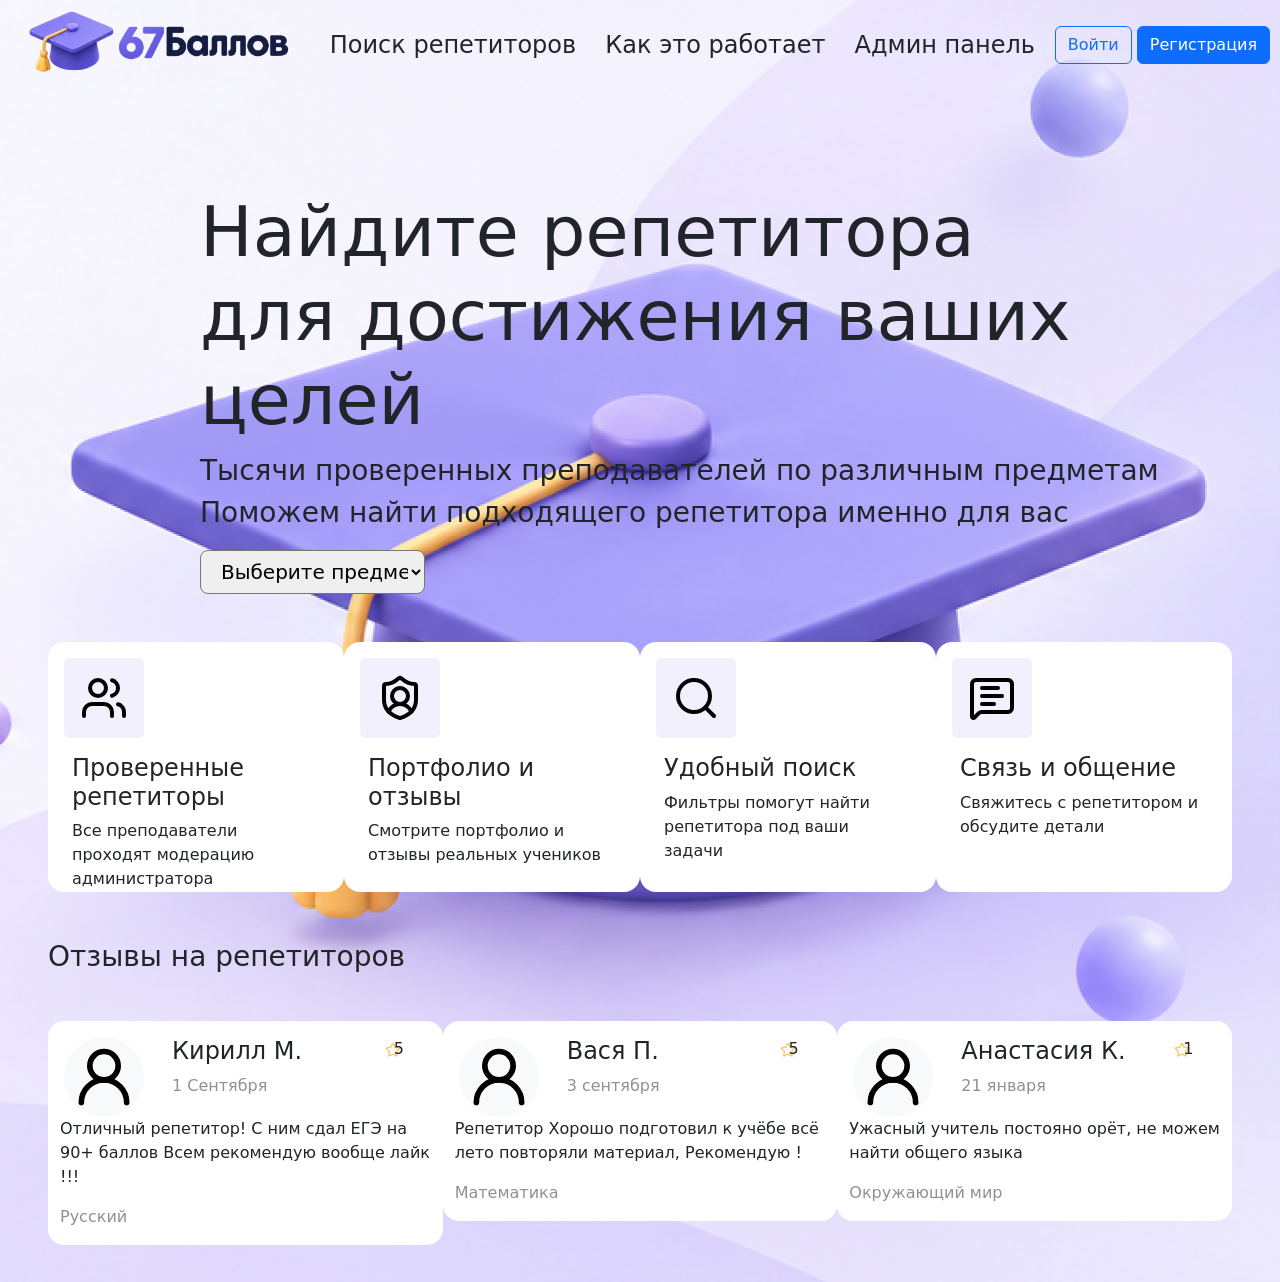
<file: index.html>
<!doctype html>
<html lang="ru">
  <head>
    <meta charset="utf-8">
    <meta name="viewport" content="width=device-width, initial-scale=1">
    <title>Главная</title>

    <link href="https://cdn.jsdelivr.net/npm/bootstrap@5.3.8/dist/css/bootstrap.min.css" rel="stylesheet" integrity="sha384-sRIl4kxILFvY47J16cr9ZwB07vP4J8+LH7qKQnuqkuIAvNWLzeN8tE5YBujZqJLB" crossorigin="anonymous">
    <link rel="stylesheet" href="index.css">
    <link rel="icon" type="image/x-icon" href="images/favicon.ico">
</head>
  <body>
    <img src="images/bg.png" alt="" class="bg_img">
    <header class="header">
            <img src="images//logo.png" width="300px" alt="">
        <div>
            <a href="/search" class="fs-4 link-dark link-underline-opacity-0 me-4">Поиск репетиторов</a>
            <a href="/howItWork" class="fs-4 link-dark link-underline-opacity-0 me-4">Как это работает</a>
            <a href="adminPanel.html" class="fs-4 link-dark link-underline-opacity-0">Админ панель</a>
        </div>
        <div>
            <a href="login.html"><button class="btn btn-outline-primary">Войти</button></a>
            <button class="btn btn-primary">Регистрация</button>
        </div>
    </header>
    <main>
        <div class="logo_div">
            <h1 class="h1">Найдите репетитора<br>
                для достижения ваших целей</h1>
            <p class="fs-3">Тысячи проверенных преподавателей по различным предметам <br>
                Поможем найти подходящего репетитора именно для вас</p>
                <select class="form-select-lg select" id="floatingSelect">
                    <option value="start">Выберите предмет</option>
                    <option value="math">Математика</option>
                    <option value="russian">Русский язык</option>
                </select>
        </div>
        <div class="mt-5 d-flex justify-content-around mx-5">
            <section class="block bg-white rounded-4 ">
                <div class="size_icons rounded-2 m-3 accent_blind">
                    <img src="images/users.svg" class="m-3" alt="">
                </div>
                <div class="mx-4">
                    <h2 class="fs-4 ">Проверенные репетиторы</h2>
                    <p class="fs-6">Все преподаватели проходят модерацию администратора</p>
                </div>
                
                
            </section>
            <section class="block bg-white rounded-4 ">
                <div class="size_icons rounded-2 m-3 accent_blind">
                    <img src="images/shield-user.svg" class="m-3" alt="">
                </div>
                <div class="mx-4">
                    <h2 class="fs-4 ">Портфолио и отзывы</h2>
                    <p class="fs-6">Смотрите портфолио и отзывы реальных учеников</p>
                </div>
                
                
            </section>
            <section class="block bg-white rounded-4 ">
                <div class="size_icons rounded-2 m-3 accent_blind">
                    <img src="images/search.svg" class="m-3" alt="">
                </div>
                <div class="mx-4">
                    <h2 class="fs-4 ">Удобный поиск</h2>
                    <p class="fs-6">Фильтры помогут найти репетитора под ваши задачи</p>
                </div>
                
                
            </section>
            <section class="block bg-white rounded-4 ">
                <div class="size_icons rounded-2 m-3 accent_blind">
                    <img src="images/message-square-text.svg" class="m-3" alt="">
                </div>
                <div class="mx-4">
                    <h2 class="fs-4 ">Связь и общение</h2>
                    <p class="fs-6">Свяжитесь с репетитором и обсудите детали</p>
                </div>
            </section>
        </div>
        <h3 class="mt-5 ms-5">Отзывы на репетиторов</h3>
        <div class="mt-5 d-flex justify-content-around mx-5">
            <section class="container block2 bg-white rounded-4 ">
                <div class="row mt-3">
                    <div class="col-1 circle mx-3 rounded-circle bg-light">
                        <img src="images/user-round.svg" alt="">
                    </div>
                    <div class="col d-flex flex-column ">
                        <h4>Кирилл М.</h4>
                        <p class="opacity-50">1 Сентября</p>
                    </div>
                    <div class="col-1 p-0 justify-content-end ps-4">
                        <img src="images/star.svg" alt="">
                    </div>
                    <div class="col-1 me-3 p-0">
                        <p>5</p>
                    </div>
                </div>
                <div class="row">
                    <p>Отличный репетитор! С ним сдал ЕГЭ на 90+ баллов Всем рекомендую вообще лайк !!!</p>
                </div>
                <div class="row opacity-50">
                    <p>Русский</p>
                </div>
            </section>
                        <section class="container block2 bg-white rounded-4 ">
                <div class="row mt-3">
                    <div class="col-1 circle mx-3 rounded-circle bg-light">
                        <img src="images/user-round.svg" alt="">
                    </div>
                    <div class="col d-flex flex-column ">
                        <h4>Вася П.</h4>
                        <p class="opacity-50">3 сентября</p>
                    </div>
                    <div class="col-1 p-0 justify-content-end ps-4">
                        <img src="images/star.svg" alt="">
                    </div>
                    <div class="col-1 me-3 p-0">
                        <p>5</p>
                    </div>
                </div>
                                <div class="row">
                    <p>Репетитор Хорошо подготовил к учёбе всё лето повторяли материал, Рекомендую !</p>
                </div>
                <div class="row opacity-50">
                    <p>Математика</p>
                </div>
            </section>
                        <section class="container block2 bg-white rounded-4 ">
                <div class="row mt-3">
                    <div class="col-1 circle mx-3 rounded-circle bg-light">
                        <img src="images/user-round.svg" alt="">
                    </div>
                    <div class="col d-flex flex-column ">
                        <h4>Анастасия К.</h4>
                        <p class="opacity-50">21 января</p>
                    </div>
                    <div class="col-1 p-0 justify-content-end ps-4">
                        <img src="images/star.svg" alt="">
                    </div>
                    <div class="col-1 me-3 p-0">
                        <p>1</p>
                    </div>
                </div>
                                <div class="row">
                    <p>Ужасный учитель постояно орёт, не можем найти общего языка </p>
                </div>
                <div class="row opacity-50">
                    <p>Окружающий мир</p>
                </div>
            </section>

            
        </div>
    </main>
    <script src="https://cdn.jsdelivr.net/npm/bootstrap@5.3.8/dist/js/bootstrap.bundle.min.js" integrity="sha384-FKyoEForCGlyvwx9Hj09JcYn3nv7wiPVlz7YYwJrWVcXK/BmnVDxM+D2scQbITxI" crossorigin="anonymous"></script>
  </body>
</html>
</file>
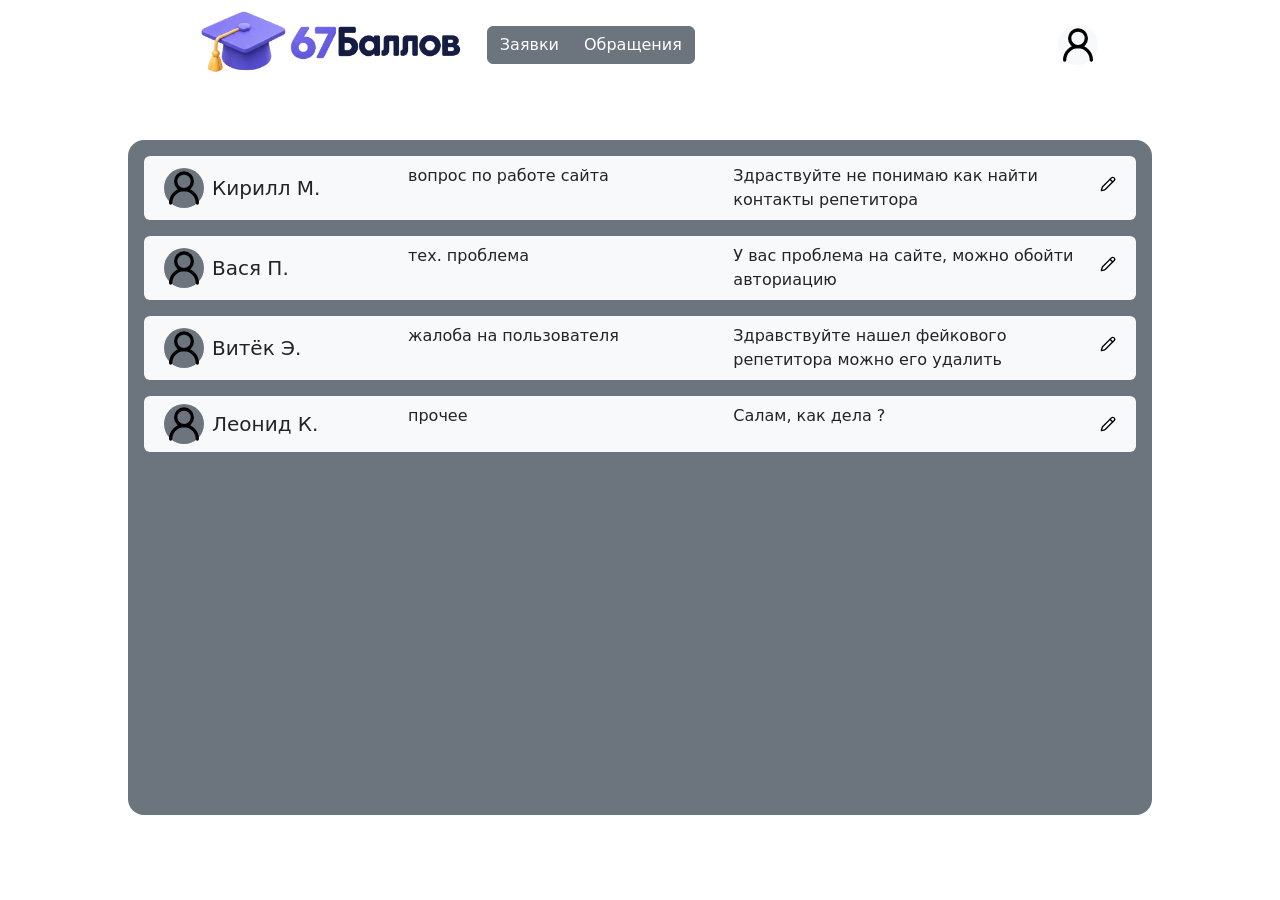
<file: adminPanel.html>
<!DOCTYPE html>
<html lang="ru">
<head>
  <meta charset="UTF-8">
  <meta name="viewport" content="width=device-width, initial-scale=1.0">
  <title>Вход</title>
  <link href="https://cdn.jsdelivr.net/npm/bootstrap@5.3.8/dist/css/bootstrap.min.css" rel="stylesheet" integrity="sha384-sRIl4kxILFvY47J16cr9ZwB07vP4J8+LH7qKQnuqkuIAvNWLzeN8tE5YBujZqJLB" crossorigin="anonymous">
  <link rel="stylesheet" href="adminPanel.css">
</head>
<body class="d-flex flex-column">
  <header class="d-flex justify-content-around align-items-center">
    <div>
      <img src="images/logo.png" width="300px" alt="">
      <nav class="btn-group" role="group" aria-label="Basic example">
        <button type="button" class="btn btn-secondary">Заявки</button>
        <button type="button" class="btn btn-secondary">Обращения</button>
      </nav>
    </div>
    <div>
      <div class="circle rounded-circle bg-light">
          <img src="images/user-round-small.svg"  alt="">
      </div>
    </div>
  </header>
  <main class="d-flex justify-content-center align-items-center">
    <div class="container1 rounded-4 container bg-secondary flex-column">
      <section class="row d-flex my-3 mx-1 p-2 bg-light rounded-2">
        <div class="col-3 d-flex align-items-center">
          <div class="circle rounded-circle bg-secondary">
            <img src="images/user-round-small.svg"  alt="">
          </div>
          <p class="ps-2 fs-5 m-0">Кирилл М.</p>
        </div>
        <p class="col-4 m-0">вопрос по работе сайта</p>
        <p class="col m-0">Здраствуйте не понимаю как найти контакты репетитора</p>
        <img class="col-1 circle" src="images/pencil.svg" alt="">
      </section>
          <section class="row d-flex my-3 mx-1 p-2 bg-light rounded-2">
        <div class="col-3 d-flex align-items-center">
          <div class="circle rounded-circle bg-secondary">
            <img src="images/user-round-small.svg"  alt="">
          </div>
          <p class="ps-2 fs-5 m-0">Вася П.</p>
        </div>
        <p class="col-4 m-0">тех. проблема</p>
        <p class="col m-0">У вас проблема на сайте, можно обойти авториацию</p>
        <img class="col-1 circle" src="images/pencil.svg" alt="">
      </section>
            <section class="row d-flex my-3 mx-1 p-2 bg-light rounded-2">
        <div class="col-3 d-flex align-items-center">
          <div class="circle rounded-circle bg-secondary">
            <img src="images/user-round-small.svg"  alt="">
          </div>
          <p class="ps-2 fs-5 m-0">Витёк Э.</p>
        </div>
        <p class="col-4 m-0">жалоба на пользователя</p>
        <p class="col m-0">Здравствуйте нашел фейкового репетитора можно его удалить</p>
        <img class="col-1 circle" src="images/pencil.svg" alt="">
      </section>
            <section class="row d-flex my-3 mx-1 p-2 bg-light rounded-2">
        <div class="col-3 d-flex align-items-center">
          <div class="circle rounded-circle bg-secondary">
            <img src="images/user-round-small.svg"  alt="">
          </div>
          <p class="ps-2 fs-5 m-0">Леонид К.</p>
        </div>
        <p class="col-4 m-0">прочее</p>
        <p class="col m-0">Салам, как дела ?</p>
        <img class="col-1 circle" src="images/pencil.svg" alt="">
      </section>
    </div>
  </main>
<script src="https://cdn.jsdelivr.net/npm/bootstrap@5.3.8/dist/js/bootstrap.bundle.min.js" integrity="sha384-FKyoEForCGlyvwx9Hj09JcYn3nv7wiPVlz7YYwJrWVcXK/BmnVDxM+D2scQbITxI" crossorigin="anonymous"></script>
</body>
</html>
</file>
<file: index.css>
.header{
    display: flex;
    align-items: center;
    justify-content:space-around;
}
.h1{
    font-size: 70px
}
.logo_div{
    margin: 100px 0 0 200px;
}
.select{
    width: 225px;
}
.bg_img{
    display: flex;
    position:absolute;
    right: 0;
    z-index: -1;
}
.circle{
    display: flex;
    align-items: center;
    justify-content: center;
    width: 80px;
    height: 80px;
}
.block{
    width: 400px;
    height: 250px;
}
.block2{
    width: 550px;
    height: fit-content;
}
.size_icons{
    width: 80px;
    height: 80px;
}

.accent{
    background-color: #674DC3;
}
.accent_blind{
    background-color: #F2F0FC;
}
</file>
<file: adminPanel.css>
.circle{
    display: flex;
    width: 40px;
    height: 40px;
}

.container1{
  margin-top: 50px;
  width: 80vw;
  height: 75vh;
}
</file>
